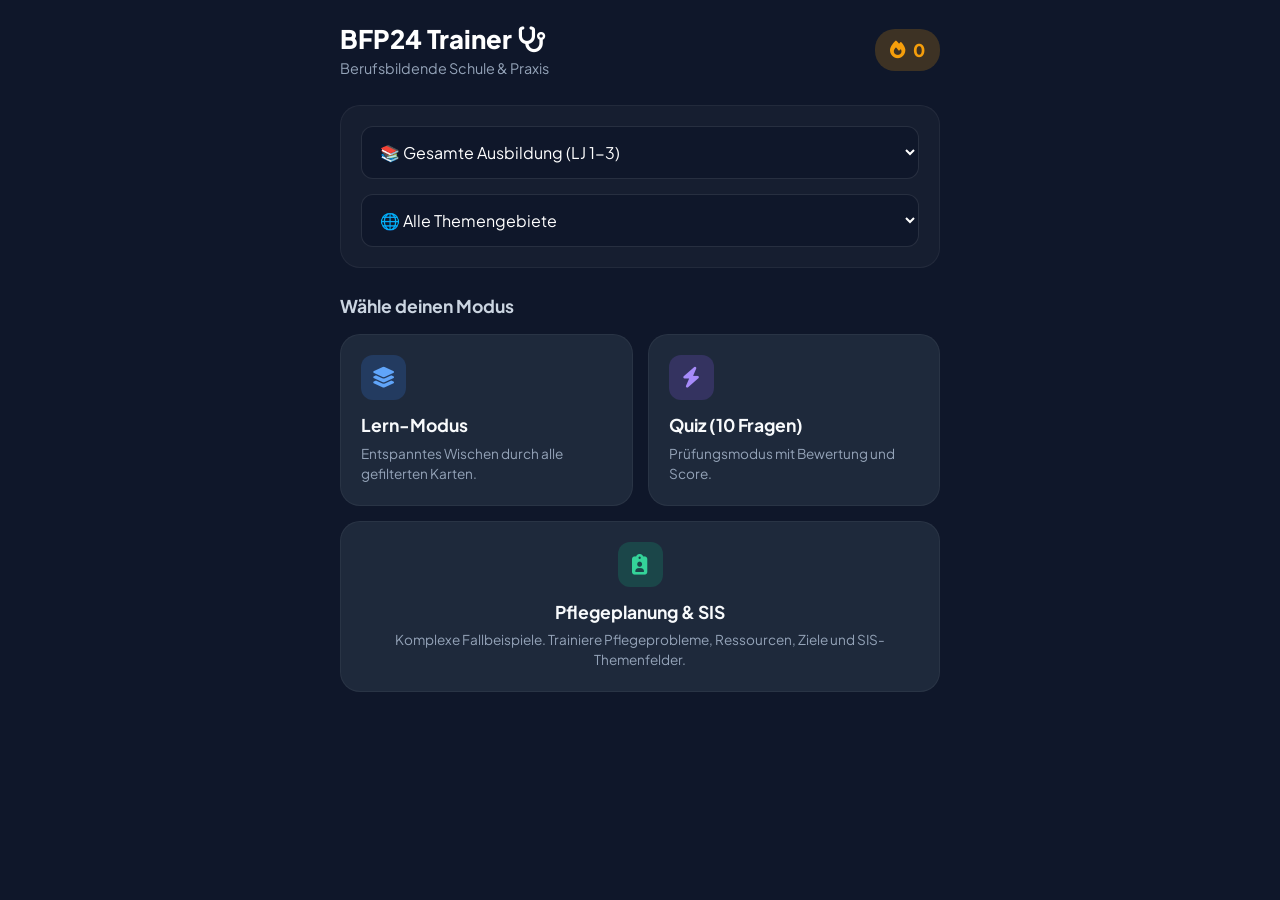
<file: index.html>
<!DOCTYPE html>
<html lang="de">
<head>
    <meta charset="UTF-8">
    <meta name="viewport" content="width=device-width, initial-scale=1.0, maximum-scale=1.0, user-scalable=no">
    <title>BFP24 | Ultimate Examenstrainer</title>
    <link rel="stylesheet" href="style.css">
    <link href="https://fonts.googleapis.com/css2?family=Plus+Jakarta+Sans:wght@400;600;800&display=swap" rel="stylesheet">
    <link rel="stylesheet" href="https://cdnjs.cloudflare.com/ajax/libs/font-awesome/6.4.0/css/all.min.css">
</head>
<body>
    <div class="app-container">
        <!-- DASHBOARD VIEW -->
        <div id="dashboardView" class="view active">
            <header class="app-header">
                <div>
                    <h1>BFP24 Trainer <i class="fa-solid fa-stethoscope"></i></h1>
                    <p class="subtitle">Berufsbildende Schule & Praxis</p>
                </div>
                <div class="stats-badge" title="Tage in Folge gelernt">
                    <i class="fa-solid fa-fire"></i> <span id="streakCounter">0</span>
                </div>
            </header>

            <div class="filter-section">
                <select id="lehrjahrFilter" class="modern-select mb-15">
                    <option value="alle">📚 Gesamte Ausbildung (LJ 1-3)</option>
                    <option value="1">🟢 1. Lehrjahr (Grundlagen)</option>
                    <option value="2">🟡 2. Lehrjahr (Spezifisch)</option>
                    <option value="3">🔴 3. Lehrjahr (Examen)</option>
                </select>
                <select id="kategorieFilter" class="modern-select">
                    <option value="alle">🌐 Alle Themengebiete</option>
                    <option value="Gerontopsychiatrie">🧠 Gerontopsychiatrie</option>
                    <option value="Ambulante Pflege">🚗 Ambulante Pflege</option>
                    <option value="Krankheitslehre">🤒 Krankheitslehre</option>
                    <option value="Anatomie">🦴 Anatomie & Physiologie</option>
                    <option value="Recht">⚖️ Recht & Orga</option>
                </select>
            </div>

            <h3 class="section-title mt-20">Wähle deinen Modus</h3>
            <div class="dashboard-grid">
                <div class="dashboard-card" onclick="startModus('lernen')">
                    <div class="icon-wrapper blue"><i class="fa-solid fa-layer-group"></i></div>
                    <h3>Lern-Modus</h3>
                    <p>Entspanntes Wischen durch alle gefilterten Karten.</p>
                </div>
                <div class="dashboard-card" onclick="startModus('quiz')">
                    <div class="icon-wrapper purple"><i class="fa-solid fa-bolt"></i></div>
                    <h3>Quiz (10 Fragen)</h3>
                    <p>Prüfungsmodus mit Bewertung und Score.</p>
                </div>
            </div>
            
            <div class="dashboard-card full-width mt-15" onclick="startModus('fallbeispiel')">
                <div class="icon-wrapper green"><i class="fa-solid fa-clipboard-user"></i></div>
                <h3>Pflegeplanung & SIS</h3>
                <p>Komplexe Fallbeispiele. Trainiere Pflegeprobleme, Ressourcen, Ziele und SIS-Themenfelder.</p>
            </div>
        </div>

        <!-- STUDY / QUIZ / CASE VIEW -->
        <div id="studyView" class="view">
            <nav class="top-nav">
                <button class="icon-btn" onclick="zurueckZumDashboard()"><i class="fa-solid fa-arrow-left"></i></button>
                <div class="progress-bar-container">
                    <div id="quizProgress" class="progress-bar"></div>
                </div>
                <span id="scoreDisplay" class="score-display hidden"><i class="fa-solid fa-star"></i> <span id="scoreValue">0</span></span>
            </nav>

            <div class="flip-card" id="lernKarte">
                <div class="flip-card-inner" id="cardInner">
                    <!-- FRONT -->
                    <div class="flip-card-front">
                        <div class="card-header">
                            <span class="badge badge-lj" id="badgeLehrjahr"></span>
                            <span class="badge badge-kat" id="badgeKategorie"></span>
                        </div>
                        <div class="question-content">
                            <h2 id="frageText">Lädt...</h2>
                            <p class="hint"><i class="fa-solid fa-hand-pointer"></i> Aufdecken</p>
                        </div>
                    </div>
                    
                    <!-- BACK -->
                    <div class="flip-card-back">
                        <div class="answer-content">
                            <h3>Lösung / Planung</h3>
                            <p id="erklaerungText"></p>
                            <div id="quellenText" class="quelle"></div>
                        </div>
                    </div>
                </div>
            </div>

            <div id="lernControls" class="actions">
                <button id="nextCardBtn" class="btn-primary w-100">Nächste Karte <i class="fa-solid fa-arrow-right"></i></button>
            </div>

            <div id="quizControls" class="actions hidden">
                <p class="eval-text">Wusstest du das?</p>
                <div class="btn-group">
                    <button class="btn-danger" onclick="bewerteAntwort(false)"><i class="fa-solid fa-xmark"></i> Nein</button>
                    <button class="btn-success" onclick="bewerteAntwort(true)"><i class="fa-solid fa-check"></i> Ja</button>
                </div>
            </div>
        </div>

        <!-- RESULT VIEW -->
        <div id="resultView" class="view text-center">
            <div class="result-icon"><i class="fa-solid fa-medal"></i></div>
            <h1 class="result-title">Einheit beendet!</h1>
            <div class="score-circle" id="scoreCircle">
                <span id="finalScore">8/10</span>
            </div>
            <p id="resultMessage" class="result-message">Starke Leistung!</p>
            <button class="btn-primary w-100 mt-20" onclick="zurueckZumDashboard()">Zurück zum Menü</button>
        </div>
    </div>

    <script src="app.js"></script>
</body>
</html>
</file>
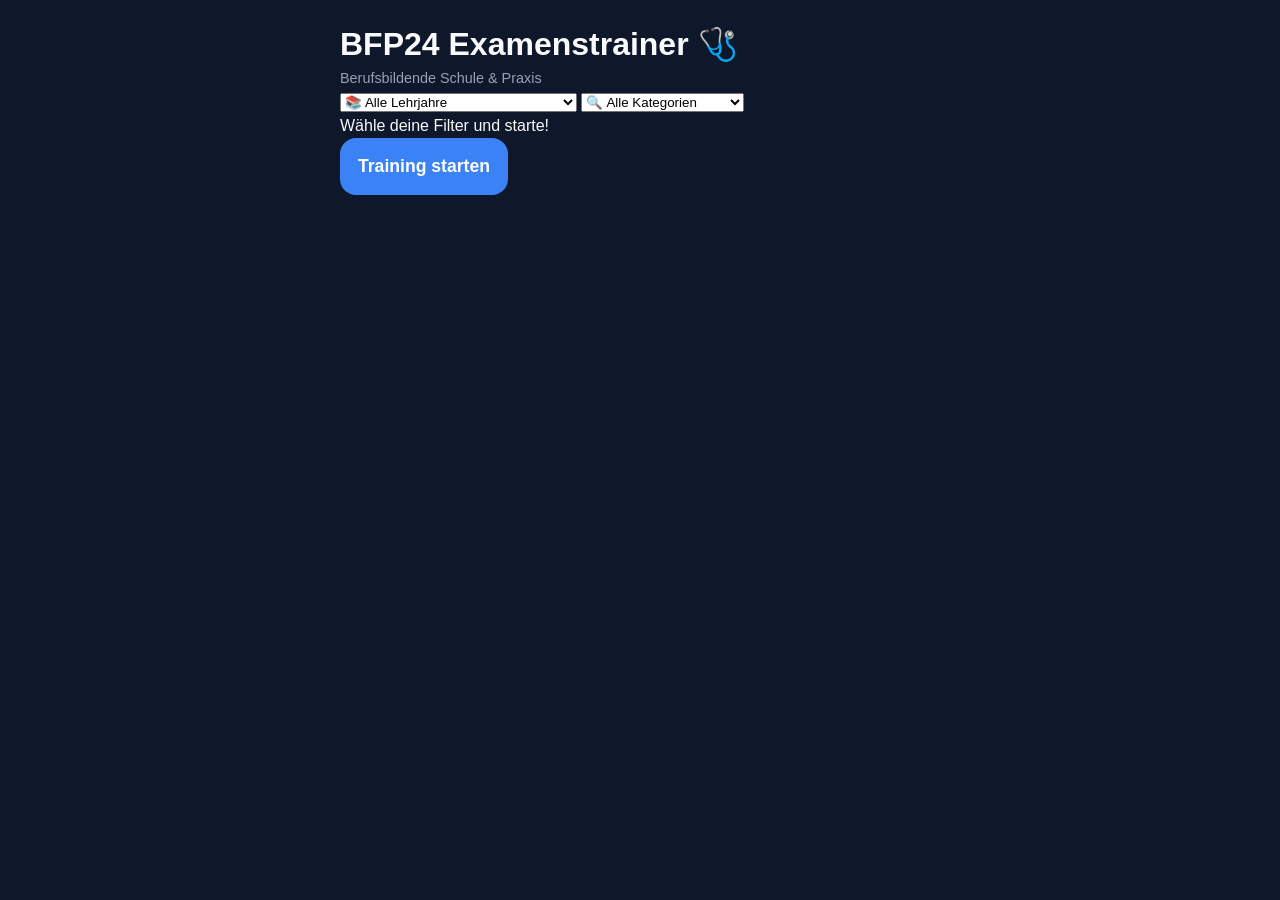
<file: index2.html>
<!DOCTYPE html>
<html lang="de">
<head>
    <meta charset="UTF-8">
    <meta name="viewport" content="width=device-width, initial-scale=1.0, maximum-scale=1.0, user-scalable=no">
    <title>BFP24 | Pflege-Examenstrainer</title>
    <link rel="stylesheet" href="style.css">
    <link href="https://fonts.googleapis.com/css2?family=Inter:wght@400;600;800&display=swap" rel="stylesheet">
</head>
<body>
    <div class="app-container">
        <header>
            <h1>BFP24 Examenstrainer 🩺</h1>
            <p class="subtitle">Berufsbildende Schule & Praxis</p>
        </header>

        <div class="filters">
            <select id="lehrjahrFilter">
                <option value="alle">📚 Alle Lehrjahre</option>
                <option value="1">🟢 1. Lehrjahr (Grundlagen)</option>
                <option value="2">🟡 2. Lehrjahr (Spezifisch)</option>
                <option value="3">🔴 3. Lehrjahr (Examen & Komplex)</option>
            </select>
            
            <select id="kategorieFilter">
                <option value="alle">🔍 Alle Kategorien</option>
                <option value="Anatomie">Anatomie & Physiologie</option>
                <option value="Gerontopsychiatrie">Gerontopsychiatrie</option>
                <option value="Ambulante Pflege">Ambulante Pflege</option>
                <option value="Krankheitslehre">Krankheitslehre</option>
                <option value="Recht">Recht & Ethik</option>
            </select>
        </div>

        <div class="card-counter">
            <span id="kartenStatus">Wähle deine Filter und starte!</span>
        </div>

        <!-- Die 3D Flip-Karte -->
        <div class="flip-card hidden" id="lernKarte">
            <div class="flip-card-inner" id="cardInner">
                <!-- VORDERSEITE (Frage) -->
                <div class="flip-card-front">
                    <div class="card-header">
                        <span class="badge badge-lj" id="badgeLehrjahr"></span>
                        <span class="badge badge-kat" id="badgeKategorie"></span>
                    </div>
                    <div class="question-content">
                        <h2 id="frageText">Lädt...</h2>
                        <p class="hint">Tippe auf die Karte, um die Lösung zu sehen</p>
                    </div>
                </div>
                
                <!-- RÜCKSEITE (Lösung) -->
                <div class="flip-card-back">
                    <div class="answer-content">
                        <h3>Lösung:</h3>
                        <p id="erklaerungText"></p>
                        <div id="videoContainer"></div>
                        <div id="quellenText" class="quelle"></div>
                    </div>
                </div>
            </div>
        </div>

        <div class="actions">
            <button id="nextButton" class="btn-primary hidden">Nächste Karte ziehen ➔</button>
            <button id="startButton" class="btn-primary">Training starten</button>
        </div>
    </div>

    <script src="app.js"></script>
</body>
</html>
</file>
<file: style.css>
:root {
    --bg-dark: #0f172a; --card-bg: #1e293b; --text-main: #f8fafc; --text-muted: #94a3b8;
    --primary: #3b82f6; --primary-hover: #2563eb; --success: #10b981; --danger: #ef4444;
    --accent: #8b5cf6; --green-glow: #34d399;
}

* { box-sizing: border-box; font-family: 'Plus Jakarta Sans', sans-serif; margin: 0; padding: 0; }
body { background-color: var(--bg-dark); color: var(--text-main); display: flex; justify-content: center; min-height: 100vh; padding: 20px 10px; line-height: 1.5; }
.app-container { width: 100%; max-width: 600px; position: relative; }

.view { display: none; animation: fadeIn 0.3s ease; }
.view.active { display: block; }
@keyframes fadeIn { from { opacity: 0; transform: translateY(10px); } to { opacity: 1; transform: translateY(0); } }

/* Dashboard */
.app-header { display: flex; justify-content: space-between; align-items: center; margin-bottom: 25px; }
.app-header h1 { font-size: 1.6rem; font-weight: 800; color: #fff; }
.subtitle { color: var(--text-muted); font-size: 0.9rem; }
.stats-badge { background: rgba(245, 158, 11, 0.2); color: #f59e0b; padding: 8px 15px; border-radius: 20px; font-weight: 800; display: flex; gap: 8px; align-items: center; font-size: 1.1rem; }

.section-title { font-size: 1.1rem; margin-bottom: 15px; color: #cbd5e1; }
.filter-section { background: rgba(255,255,255,0.03); padding: 20px; border-radius: 20px; margin-bottom: 25px; border: 1px solid rgba(255,255,255,0.05); }
.modern-select { width: 100%; padding: 14px; border-radius: 12px; border: 1px solid rgba(255,255,255,0.1); background: var(--bg-dark); color: white; font-size: 1rem; cursor: pointer; outline: none; }
.mb-15 { margin-bottom: 15px; } .mt-15 { margin-top: 15px; } .mt-20 { margin-top: 20px; }

.dashboard-grid { display: grid; grid-template-columns: 1fr 1fr; gap: 15px; }
.dashboard-card { background: var(--card-bg); padding: 20px; border-radius: 20px; cursor: pointer; border: 1px solid rgba(255,255,255,0.05); transition: transform 0.2s, background 0.2s; }
.dashboard-card:hover { transform: translateY(-3px); background: #233147; }
.dashboard-card.full-width { grid-column: 1 / -1; display: flex; flex-direction: column; align-items: center; text-align: center; }
.icon-wrapper { width: 45px; height: 45px; border-radius: 12px; display: flex; justify-content: center; align-items: center; font-size: 1.3rem; margin-bottom: 12px; }
.icon-wrapper.blue { background: rgba(59, 130, 246, 0.2); color: #60a5fa; }
.icon-wrapper.purple { background: rgba(139, 92, 246, 0.2); color: #a78bfa; }
.icon-wrapper.green { background: rgba(16, 185, 129, 0.2); color: var(--green-glow); }
.dashboard-card h3 { font-size: 1.1rem; margin-bottom: 5px; }
.dashboard-card p { font-size: 0.85rem; color: var(--text-muted); }

/* Study Area & Flip Card */
.top-nav { display: flex; align-items: center; gap: 15px; margin-bottom: 20px; }
.icon-btn { background: var(--card-bg); border: 1px solid rgba(255,255,255,0.1); color: white; width: 45px; height: 45px; border-radius: 12px; cursor: pointer; font-size: 1.2rem; }
.progress-bar-container { flex: 1; height: 8px; background: rgba(255,255,255,0.1); border-radius: 10px; overflow: hidden; }
.progress-bar { height: 100%; background: var(--primary); width: 0%; transition: width 0.3s; }
.score-display { background: rgba(16, 185, 129, 0.2); color: var(--success); padding: 8px 15px; border-radius: 15px; font-weight: 800; }

.flip-card { width: 100%; height: 60vh; min-height: 450px; perspective: 1000px; cursor: pointer; margin-bottom: 20px; }
.flip-card-inner { position: relative; width: 100%; height: 100%; transition: transform 0.6s; transform-style: preserve-3d; }
.flip-card-inner.is-flipped { transform: rotateY(180deg); }
.flip-card-front, .flip-card-back { position: absolute; width: 100%; height: 100%; backface-visibility: hidden; border-radius: 24px; padding: 25px; background: var(--card-bg); border: 1px solid rgba(255,255,255,0.05); display: flex; flex-direction: column; overflow-y: auto; box-shadow: 0 10px 30px rgba(0,0,0,0.4); }
.flip-card-back { transform: rotateY(180deg); }

.card-header { display: flex; gap: 10px; margin-bottom: 20px; justify-content: flex-start; flex-wrap: wrap; }
.badge { padding: 5px 12px; border-radius: 8px; font-size: 0.75rem; font-weight: 800; text-transform: uppercase; }
.badge-lj { background: rgba(59, 130, 246, 0.2); color: #60a5fa; }
.badge-kat { background: rgba(255, 255, 255, 0.1); color: #cbd5e1; }

h2 { font-size: 1.3rem; color: #fff; white-space: pre-line; }
.hint { font-size: 0.9rem; color: var(--primary); margin-top: 20px; font-weight: 600; text-align: center; }
.flip-card-back h3 { color: var(--green-glow); font-size: 1.1rem; margin-bottom: 15px; border-bottom: 1px solid rgba(255,255,255,0.1); padding-bottom: 10px; }
#erklaerungText { font-size: 1.05rem; color: rgba(255,255,255,0.9); white-space: pre-line; }
.quelle { font-size: 0.8rem; color: var(--text-muted); margin-top: 20px; font-style: italic; border-top: 1px solid rgba(255,255,255,0.1); padding-top: 10px; }

/* Buttons */
.w-100 { width: 100%; }
.btn-primary, .btn-success, .btn-danger { border: none; padding: 18px; border-radius: 16px; font-size: 1.1rem; font-weight: 700; cursor: pointer; color: white; display: flex; justify-content: center; align-items: center; gap: 10px; }
.btn-primary { background: var(--primary); }
.btn-group { display: flex; gap: 15px; } .btn-group button { flex: 1; }
.btn-success { background: var(--success); } .btn-danger { background: var(--danger); }
.eval-text { text-align: center; margin-bottom: 10px; font-weight: 600; color: var(--text-muted); }

/* Results */
.result-icon { font-size: 4rem; color: #f59e0b; margin: 40px 0 20px; }
.result-title { font-size: 2rem; margin-bottom: 30px; }
.score-circle { width: 150px; height: 150px; border-radius: 50%; background: rgba(59, 130, 246, 0.1); border: 4px solid var(--primary); display: flex; justify-content: center; align-items: center; font-size: 2.5rem; font-weight: 800; margin: 0 auto 20px; color: var(--primary); }
.result-message { font-size: 1.1rem; color: var(--text-muted); padding: 0 20px; }
.hidden { display: none !important; } .text-center { text-align: center; }
</file>
